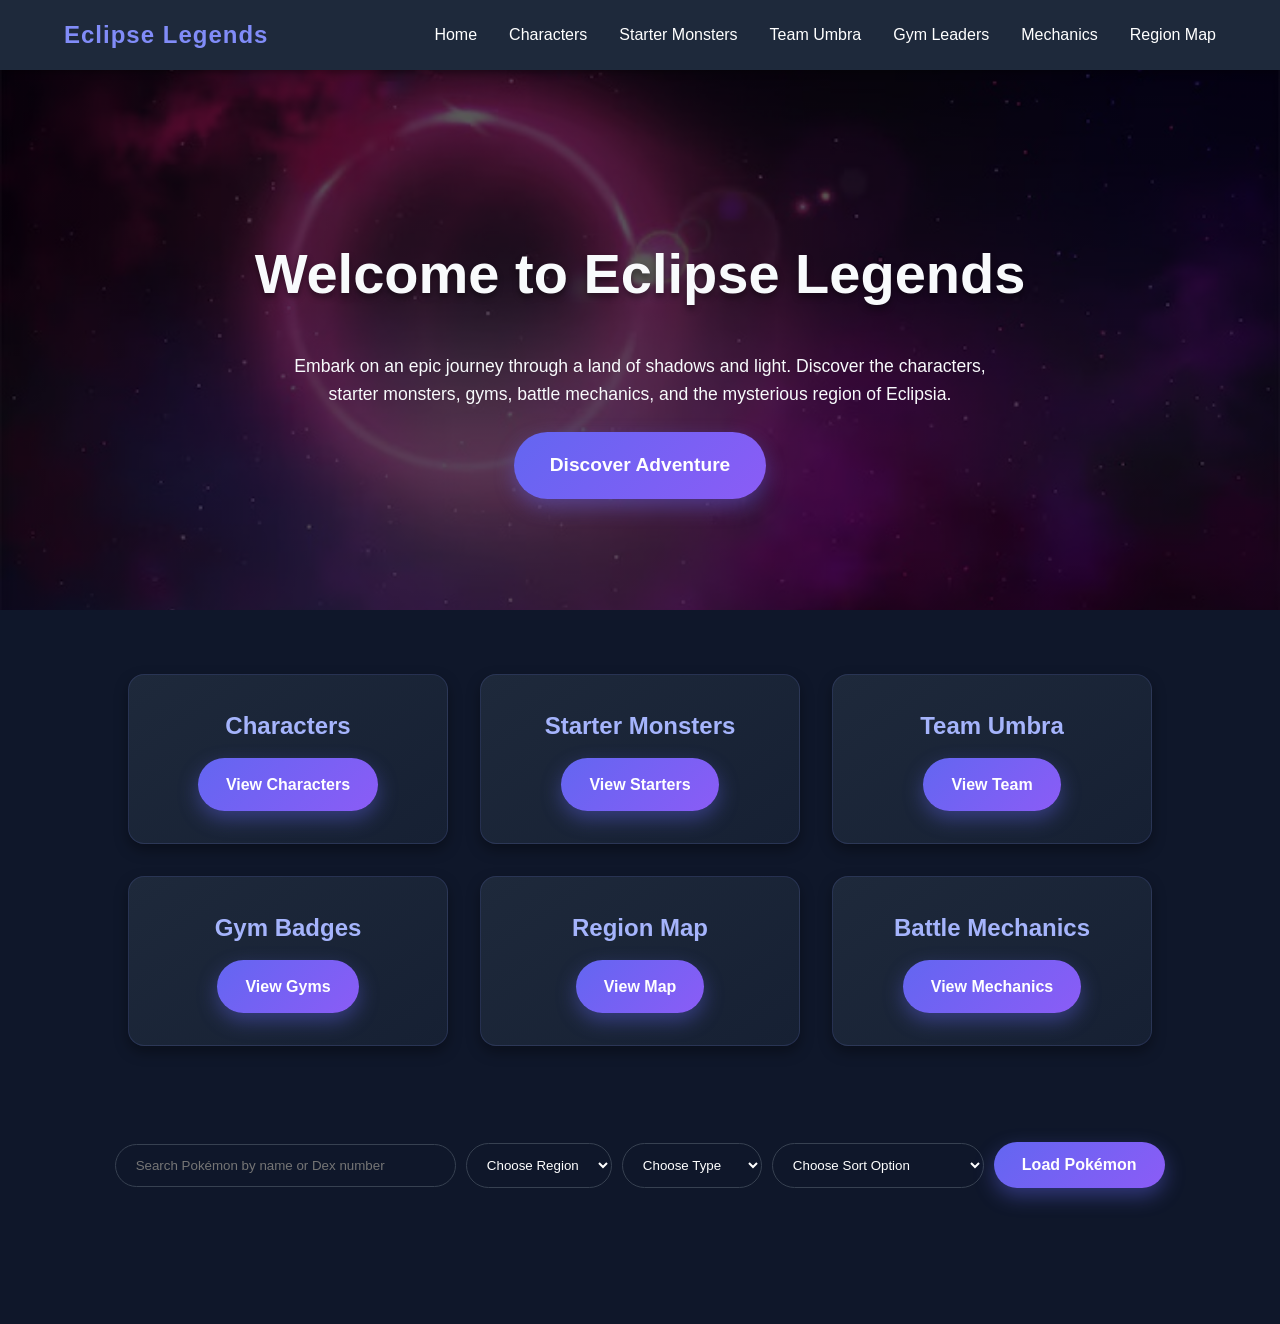
<file: index.html>
<!DOCTYPE html>
<html lang="en">

<head>
    <meta charset="UTF-8">
    <meta name="viewport" content="width=device-width, initial-scale=1.0">
    <title>Eclipse Legends</title>
    <link rel="stylesheet" href="style.css">
</head>

<body>

    <nav>
        <div class="logo">Eclipse Legends</div>
        <ul class="menu">
            <li><a href="index.html">Home</a></li>
            <li><a href="pages/characters.html">Characters</a></li>
            <li><a href="pages/starters.html">Starter Monsters</a></li>
            <li><a href="pages/team.html">Team Umbra</a></li>
            <li><a href="pages/gyms.html">Gym Leaders</a></li>
            <li><a href="pages/mechanics.html">Mechanics</a></li>
            <li><a href="pages/map.html">Region Map</a></li>
        </ul>
    </nav>

    <main>
        <section class="hero">
            <h1>Welcome to Eclipse Legends</h1>
            <p>
                Embark on an epic journey through a land of shadows and light.
                Discover the characters, starter monsters, gyms, battle mechanics,
                and the mysterious region of Eclipsia.
            </p>
            <a href="pages/map.html" class="btn">Discover Adventure</a>
        </section>

        <section class="features-grid">

            <div class="card">
                <h2>Characters</h2>
                <a href="pages/characters.html" class="btn">View Characters</a>
            </div>

            <div class="card">
                <h2>Starter Monsters</h2>
                <a href="pages/starters.html" class="btn">View Starters</a>
            </div>

            <div class="card">
                <h2>Team Umbra</h2>
                <a href="pages/team.html" class="btn">View Team</a>
            </div>

            <div class="card">
                <h2>Gym Badges</h2>
                <a href="pages/gyms.html" class="btn">View Gyms</a>
            </div>

            <div class="card">
                <h2>Region Map</h2>
                <a href="pages/map.html" class="btn">View Map</a>
            </div>

            <div class="card">
                <h2>Battle Mechanics</h2>
                <a href="pages/mechanics.html" class="btn">View Mechanics</a>
            </div>

        </section>

        <section class="search-area">
            <input type="text" id="searchInput" placeholder="Search Pokémon by name or Dex number">

            <select id="regionFilter">
                <option value="Choose">Choose Region</option>
                <option value="kanto">Kanto</option>
                <option value="johto">Johto</option>
                <option value="hoenn">Hoenn</option>
                <option value="sinnoh">Sinnoh</option>
                <option value="unova">Unova</option>
                <option value="kalos">Kalos</option>
                <option value="alola">Alola</option>
                <option value="galar">Galar</option>
                <option value="paldea">Paldea</option>
                <option value="all">All Regions</option>
                <option value="None">None</option>
            </select>

            <select id="typeFilter">
                <option value="Choose">Choose Type</option>
                <option value="normal">Normal</option>
                <option value="fire">Fire</option>
                <option value="water">Water</option>
                <option value="grass">Grass</option>
                <option value="electric">Electric</option>
                <option value="ice">Ice</option>
                <option value="fighting">Fighting</option>
                <option value="poison">Poison</option>
                <option value="ground">Ground</option>
                <option value="flying">Flying</option>
                <option value="psychic">Psychic</option>
                <option value="bug">Bug</option>
                <option value="rock">Rock</option>
                <option value="ghost">Ghost</option>
                <option value="dragon">Dragon</option>
                <option value="dark">Dark</option>
                <option value="steel">Steel</option>
                <option value="fairy">Fairy</option>
                <option value="all">All Types</option>
                <option value="None">None</option>
            </select>

            <select id="sortOption">
                <option value="Choose">Choose Sort Option</option>
                <option value="az">Sort A-Z</option>
                <option value="za">Sort Z-A</option>
                <option value="dex-asc">Dex Number (Low to High)</option>
                <option value="dex-desc">Dex Number (High to Low)</option>
                <option value="None">None</option>
            </select>

            <button id="loadBtn">Load Pokémon</button>
        </section>

        <section id="displayData" class="data-container">
            <!-- Pokémon cards will appear here -->
        </section>
    </main>

    <script src="script.js"></script>
</body>

</html>
</file>
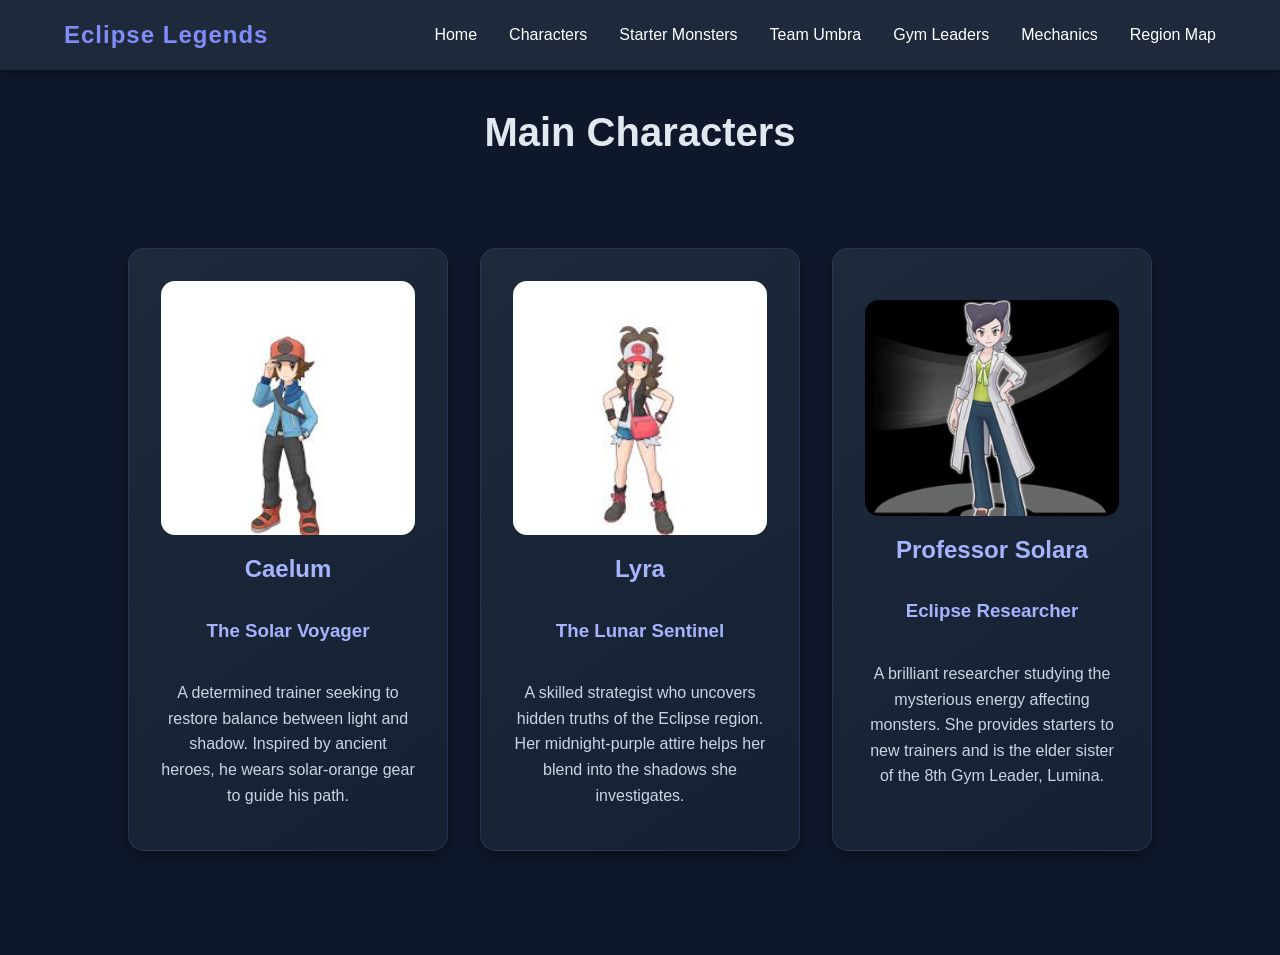
<file: pages/characters.html>
<!DOCTYPE html>
<html lang="en">

<head>
    <meta charset="UTF-8">
    <meta name="viewport" content="width=device-width, initial-scale=1.0">
    <title>Characters | Eclipse Legends</title>
    <link rel="stylesheet" href="../style.css">
</head>

<body>

    <nav>
        <div class="logo">Eclipse Legends</div>
        <ul class="menu">
            <li><a href="../index.html">Home</a></li>
            <li><a href="characters.html">Characters</a></li>
            <li><a href="starters.html">Starter Monsters</a></li>
            <li><a href="team.html">Team Umbra</a></li>
            <li><a href="gyms.html">Gym Leaders</a></li>
            <li><a href="mechanics.html">Mechanics</a></li>
            <li><a href="map.html">Region Map</a></li>
        </ul>
    </nav>

    <main>
        <h1 class="page-title">Main Characters</h1>

        <section class="features-grid">

            <!-- Male Protagonist (Hilbert-inspired silhouette) -->
            <div class="card character-card">
                <img src="../assets/images/characters/caelum.png" alt="Caelum">
                <h2>Caelum</h2>
                <h3><strong>The Solar Voyager</strong></h3>
                <p>
                    A determined trainer seeking to restore balance between light and shadow.
                    Inspired by ancient heroes, he wears solar-orange gear to guide his path.
                </p>
            </div>

            <!-- Female Protagonist (Hilda-inspired silhouette) -->
            <div class="card character-card">
                <img src="../assets/images/characters/lyra.png" alt="Lyra">
                <h2>Lyra</h2>
                <h3><strong>The Lunar Sentinel</strong></h3>
                <p>
                    A skilled strategist who uncovers hidden truths of the Eclipse region. Her midnight-purple attire
                    helps her blend into the shadows she investigates.
                </p>
            </div>

            <!-- The Mentor -->
            <div class="card character-card">
                <img src="../assets/images/characters/solara.png" alt="Professor Solara">
                <h2>Professor Solara</h2>
                <h3><strong>Eclipse Researcher</strong></h3>
                <p>
                    A brilliant researcher studying the mysterious energy affecting monsters. She provides starters to
                    new trainers and is the elder sister of the 8th Gym Leader, Lumina.
                </p>
            </div>

        </section>
    </main>

</body>

</html>
</file>
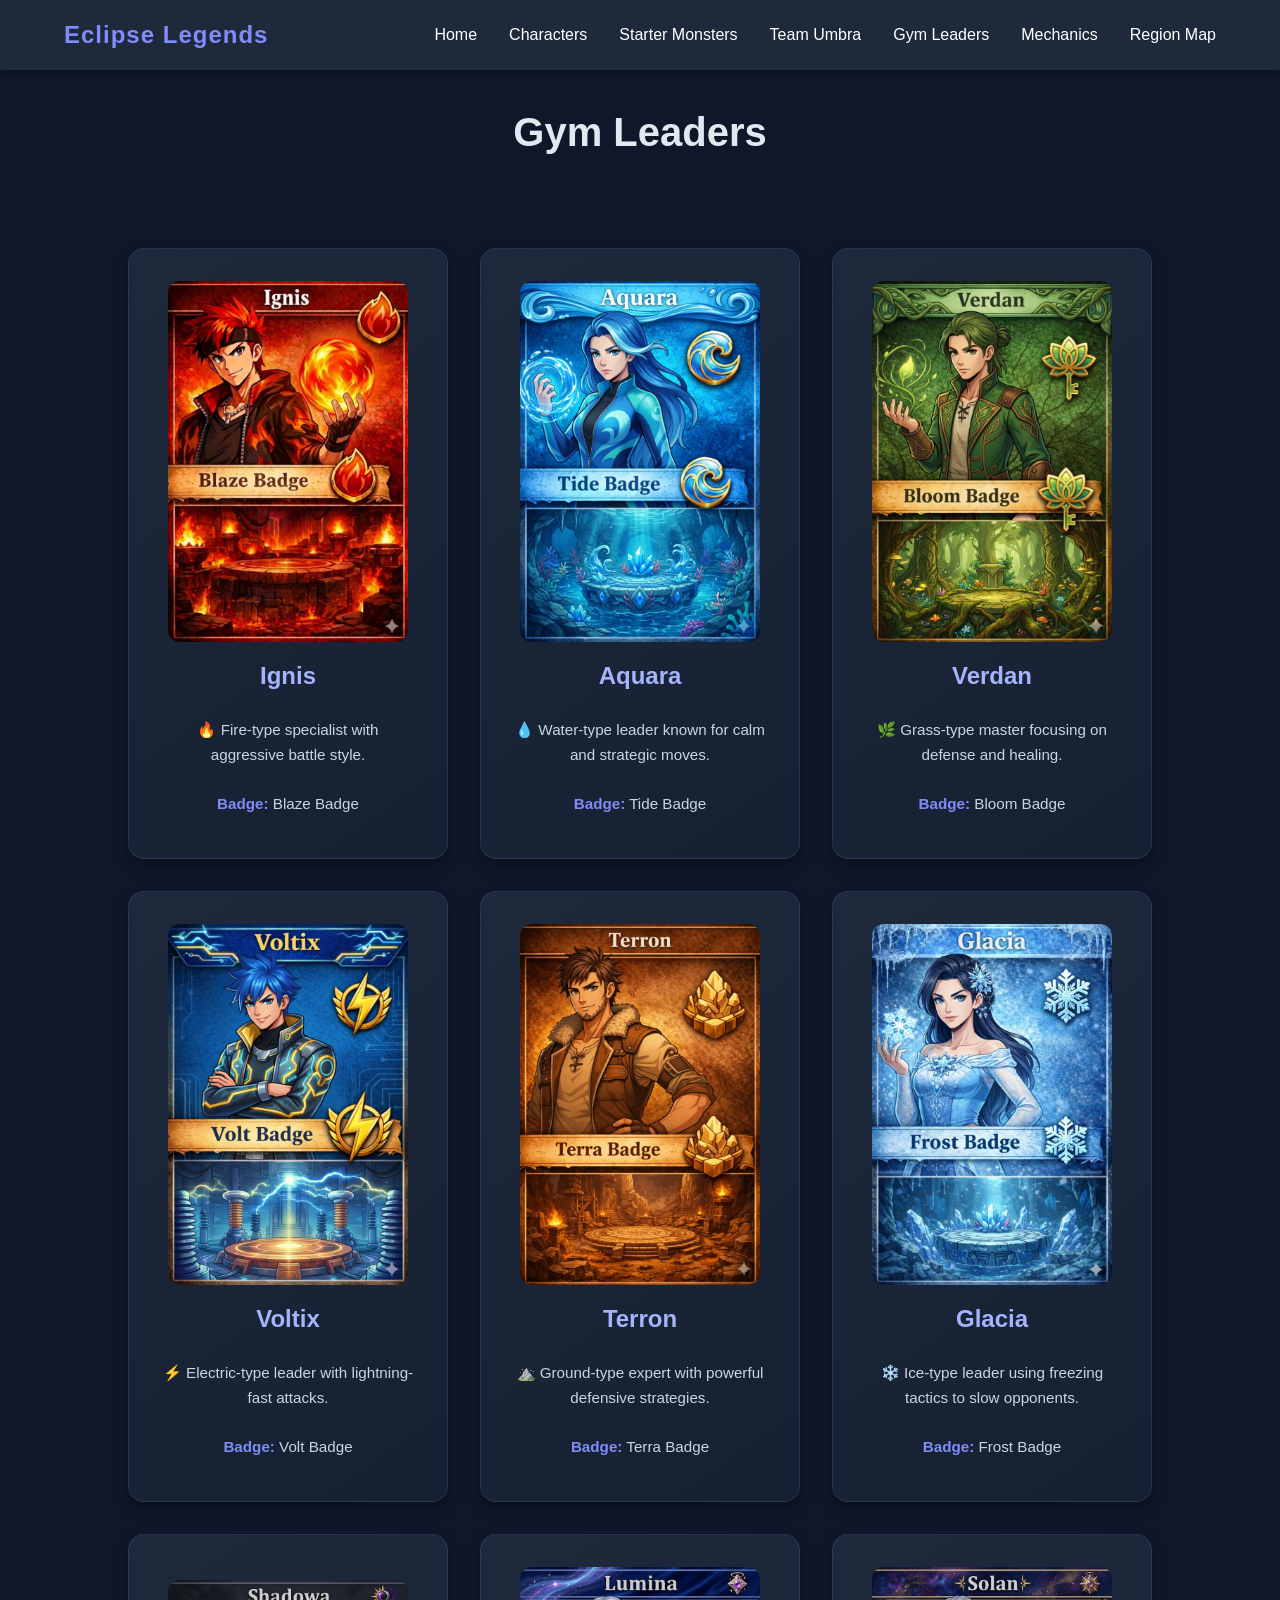
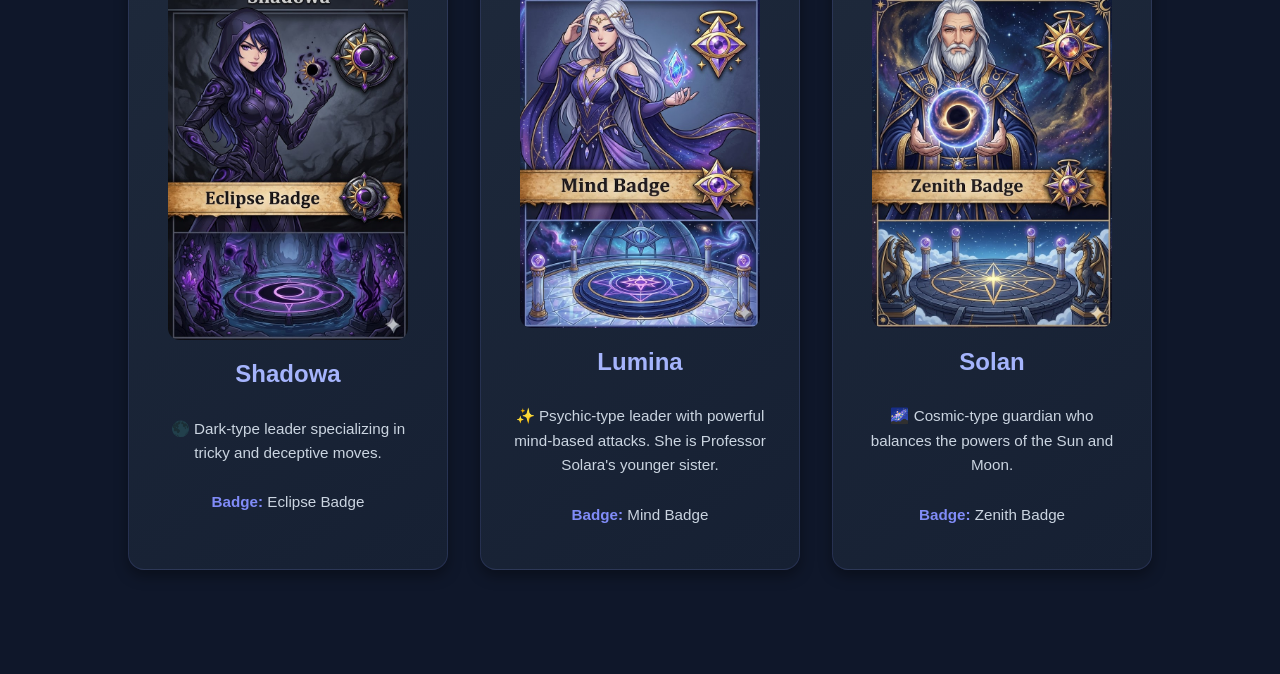
<file: pages/gyms.html>
<!DOCTYPE html>
<html lang="en">

<head>
    <meta charset="UTF-8">
    <meta name="viewport" content="width=device-width, initial-scale=1.0">
    <title>Gym Leaders</title>
    <link rel="stylesheet" href="../style.css">
</head>

<body>

    <nav>
        <div class="logo">Eclipse Legends</div>
        <ul class="menu">
            <li><a href="../index.html">Home</a></li>
            <li><a href="characters.html">Characters</a></li>
            <li><a href="starters.html">Starter Monsters</a></li>
            <li><a href="team.html">Team Umbra</a></li>
            <li><a href="gyms.html">Gym Leaders</a></li>
            <li><a href="mechanics.html">Mechanics</a></li>
            <li><a href="map.html">Region Map</a></li>
        </ul>
    </nav>

    <main>
        <h1 class="page-title">Gym Leaders</h1>

        <section class="features-grid">

            <div class="card gym-card">
                <img src="../assets/images/gyms/ignis.png" alt="Ignis">
                <h2>Ignis</h2>
                <p>🔥 Fire-type specialist with aggressive battle style.</p>
                <p><strong>Badge:</strong> Blaze Badge</p>
            </div>

            <div class="card gym-card">
                <img src="../assets/images/gyms/aquara.png" alt="Aquara">
                <h2>Aquara</h2>
                <p>💧 Water-type leader known for calm and strategic moves.</p>
                <p><strong>Badge:</strong> Tide Badge</p>
            </div>

            <div class="card gym-card">
                <img src="../assets/images/gyms/verdan.png" alt="Verdan">
                <h2>Verdan</h2>
                <p>🌿 Grass-type master focusing on defense and healing.</p>
                <p><strong>Badge:</strong> Bloom Badge</p>
            </div>

            <div class="card gym-card">
                <img src="../assets/images/gyms/voltix.png" alt="Voltix">
                <h2>Voltix</h2>
                <p>⚡ Electric-type leader with lightning-fast attacks.</p>
                <p><strong>Badge:</strong> Volt Badge</p>
            </div>

            <div class="card gym-card">
                <img src="../assets/images/gyms/terron.png" alt="Terron">
                <h2>Terron</h2>
                <p>⛰️ Ground-type expert with powerful defensive strategies.</p>
                <p><strong>Badge:</strong> Terra Badge</p>
            </div>

            <div class="card gym-card">
                <img src="../assets/images/gyms/glacia.png" alt="Glacia">
                <h2>Glacia</h2>
                <p>❄️ Ice-type leader using freezing tactics to slow opponents.</p>
                <p><strong>Badge:</strong> Frost Badge</p>
            </div>

            <div class="card gym-card">
                <img src="../assets/images/gyms/shadowa.png" alt="Shadowa">
                <h2>Shadowa</h2>
                <p>🌑 Dark-type leader specializing in tricky and deceptive moves.</p>
                <p><strong>Badge:</strong> Eclipse Badge</p>
            </div>

            <div class="card gym-card">
                <img src="../assets/images/gyms/lumina.png" alt="Lumina">
                <h2>Lumina</h2>
                <p>✨ Psychic-type leader with powerful mind-based attacks. She is Professor Solara's younger sister.</p>
                <p><strong>Badge:</strong> Mind Badge</p>
            </div>

            <div class="card gym-card">
                <img src="../assets/images/gyms/solan.png" alt="Solan">
                <h2>Solan</h2>
                <p>🌌 Cosmic-type guardian who balances the powers of the Sun and Moon.</p>
                <p><strong>Badge:</strong> Zenith Badge</p>
            </div>

        </section>
    </main>

</body>

</html>
</file>
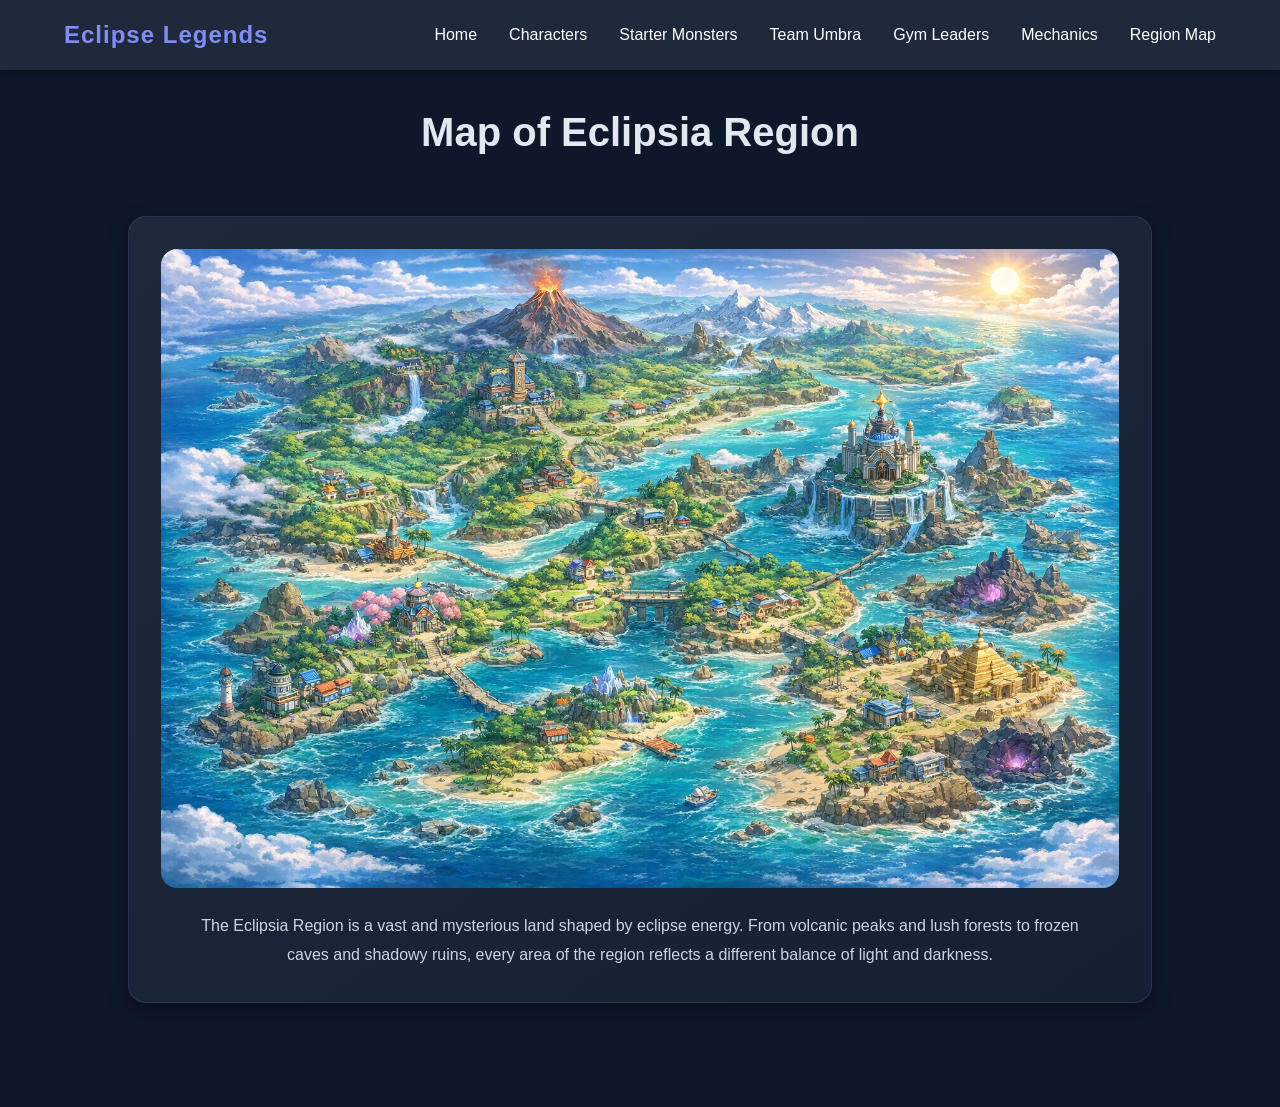
<file: pages/map.html>
<!DOCTYPE html>
<html lang="en">

<head>
    <meta charset="UTF-8">
    <meta name="viewport" content="width=device-width, initial-scale=1.0">
    <title>Region Map | Eclipse Legends</title>
    <link rel="stylesheet" href="../style.css">
</head>

<body>

    <nav>
        <div class="logo">Eclipse Legends</div>
        <ul class="menu">
            <li><a href="../index.html">Home</a></li>
            <li><a href="characters.html">Characters</a></li>
            <li><a href="starters.html">Starter Monsters</a></li>
            <li><a href="team.html">Team Umbra</a></li>
            <li><a href="gyms.html">Gym Leaders</a></li>
            <li><a href="mechanics.html">Mechanics</a></li>
            <li><a href="map.html">Region Map</a></li>
        </ul>
    </nav>

    <main>
        <h1 class="page-title">Map of Eclipsia Region</h1>

        <section class="map-section">
            <div class="map-card">
                <img src="../assets/icons/Map_of_Eclipsia_Region.png" alt="Map of Eclipsia Region" class="region-map">
                <p class="map-description">
                    The Eclipsia Region is a vast and mysterious land shaped by eclipse energy.
                    From volcanic peaks and lush forests to frozen caves and shadowy ruins,
                    every area of the region reflects a different balance of light and darkness.
                </p>
            </div>
        </section>
    </main>

</body>

</html>
</file>
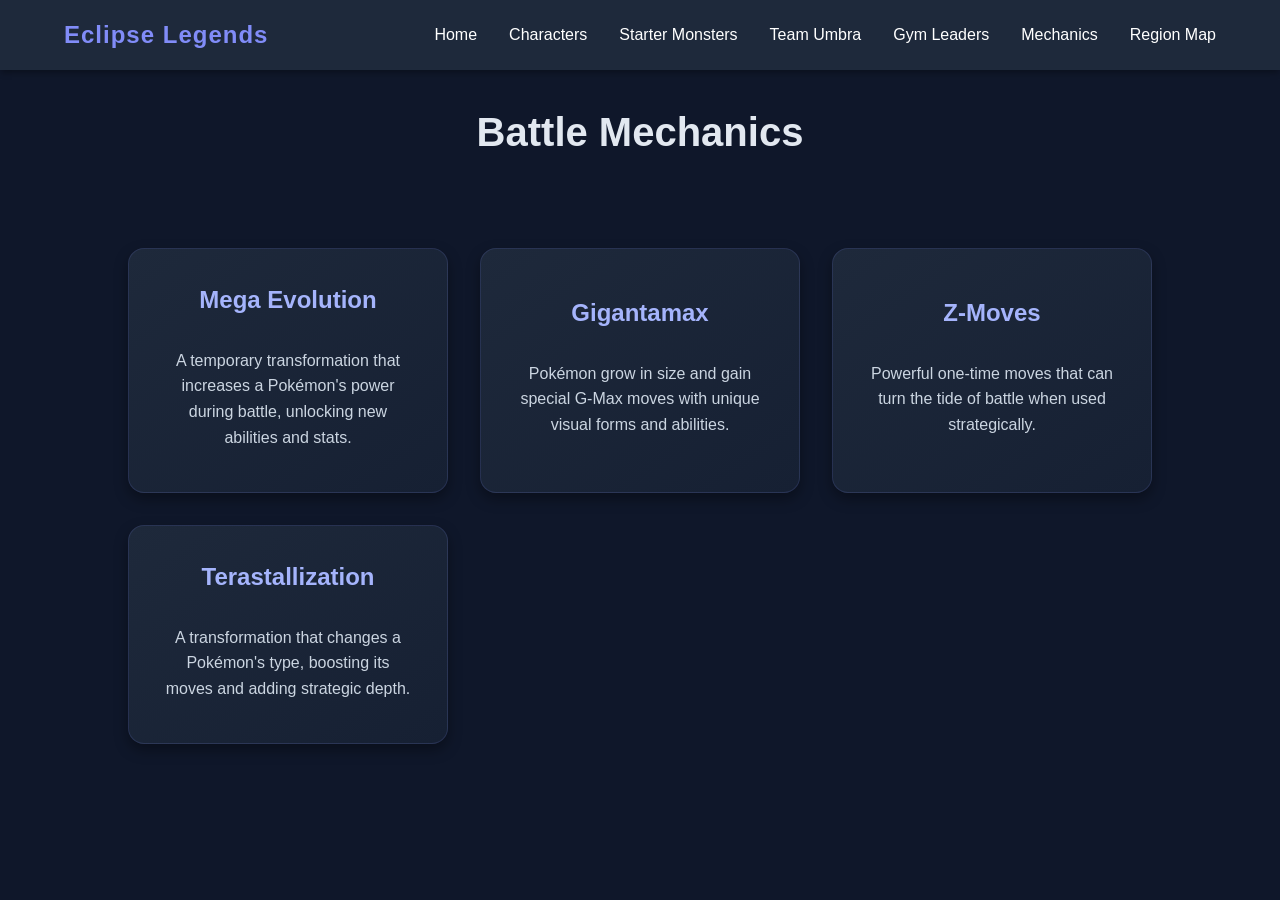
<file: pages/mechanics.html>
<!DOCTYPE html>
<html lang="en">

<head>
    <meta charset="UTF-8">
    <meta name="viewport" content="width=device-width, initial-scale=1.0">
    <title>Battle Mechanics</title>
    <link rel="stylesheet" href="../style.css">
</head>

<body>

    <nav>
        <div class="logo">Eclipse Legends</div>
        <ul class="menu">
            <li><a href="../index.html">Home</a></li>
            <li><a href="characters.html">Characters</a></li>
            <li><a href="starters.html">Starter Monsters</a></li>
            <li><a href="team.html">Team Umbra</a></li>
            <li><a href="gyms.html">Gym Leaders</a></li>
            <li><a href="mechanics.html">Mechanics</a></li>
            <li><a href="map.html">Region Map</a></li>
        </ul>
    </nav>

    <main>
        <h1 class="page-title">Battle Mechanics</h1>

        <section class="features-grid mechanics-grid">
            <div class="card">
                <h2>Mega Evolution</h2>
                <p>
                    A temporary transformation that increases a Pokémon's power
                    during battle, unlocking new abilities and stats.
                </p>
            </div>

            <div class="card">
                <h2>Gigantamax</h2>
                <p>
                    Pokémon grow in size and gain special G-Max moves
                    with unique visual forms and abilities.
                </p>
            </div>

            <div class="card">
                <h2>Z-Moves</h2>
                <p>
                    Powerful one-time moves that can turn the tide of battle
                    when used strategically.
                </p>
            </div>

            <div class="card">
                <h2>Terastallization</h2>
                <p>
                    A transformation that changes a Pokémon's type,
                    boosting its moves and adding strategic depth.
                </p>
            </div>
        </section>
    </main>

</body>

</html>
</file>
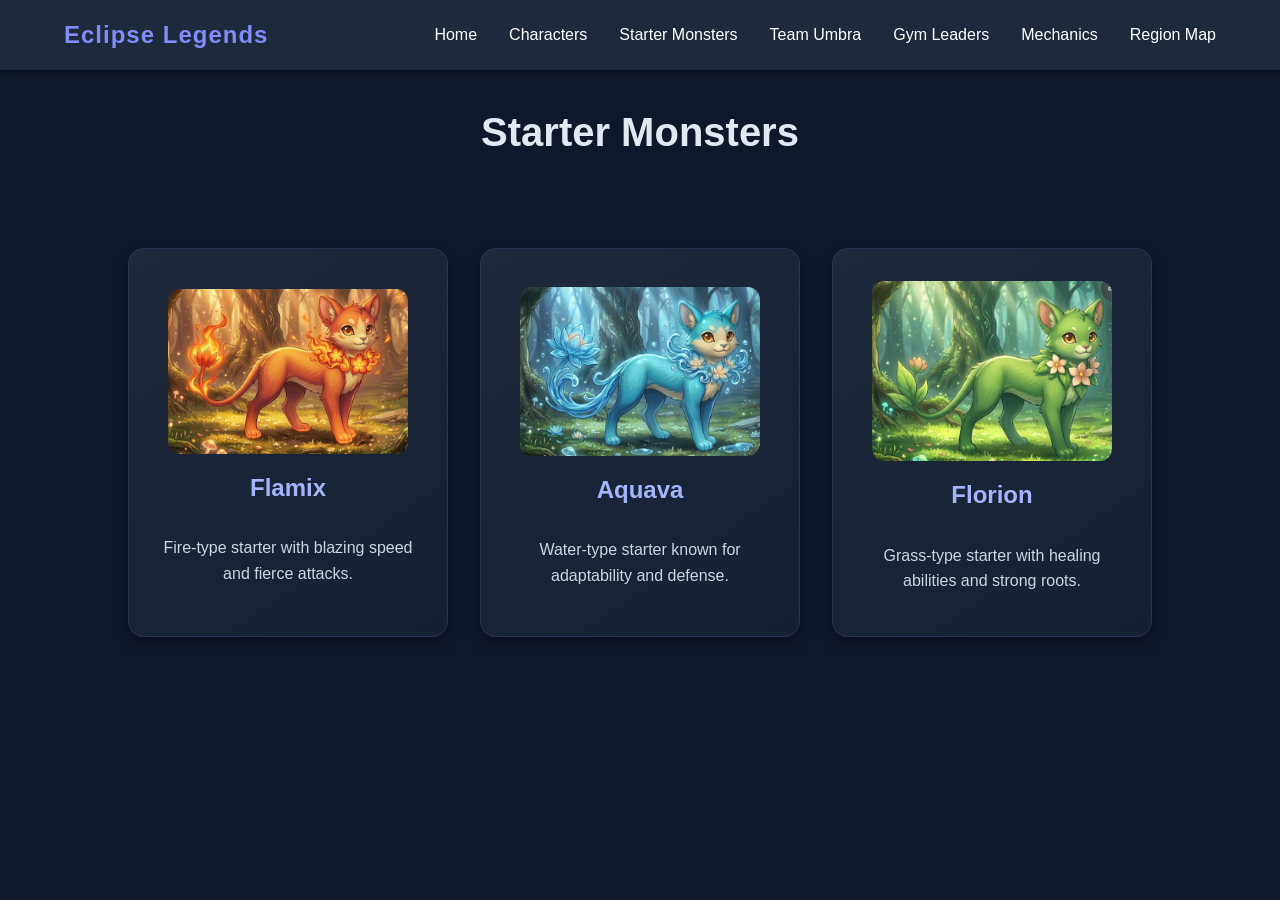
<file: pages/starters.html>
<!DOCTYPE html>
<html lang="en">

<head>
    <meta charset="UTF-8">
    <meta name="viewport" content="width=device-width, initial-scale=1.0">
    <title>Starter Monsters</title>
    <link rel="stylesheet" href="../style.css">
</head>

<body>

    <nav>
        <div class="logo">Eclipse Legends</div>
        <ul class="menu">
            <li><a href="../index.html">Home</a></li>
            <li><a href="characters.html">Characters</a></li>
            <li><a href="starters.html">Starter Monsters</a></li>
            <li><a href="team.html">Team Umbra</a></li>
            <li><a href="gyms.html">Gym Leaders</a></li>
            <li><a href="mechanics.html">Mechanics</a></li>
            <li><a href="map.html">Region Map</a></li>
        </ul>
    </nav>

    <main>
        <h1 class="page-title">Starter Monsters</h1>

        <section class="features-grid">

            <div class="card">
                <img src="../assets/images/flamix.png" alt="Flamix">
                <h2>Flamix</h2>
                <p>Fire-type starter with blazing speed and fierce attacks.</p>
            </div>

            <div class="card">
                <img src="../assets/images/aquava.png" alt="Aquava">
                <h2>Aquava</h2>
                <p>Water-type starter known for adaptability and defense.</p>
            </div>

            <div class="card">
                <img src="../assets/images/florion.png" alt="Florion">
                <h2>Florion</h2>
                <p>Grass-type starter with healing abilities and strong roots.</p>
            </div>

        </section>
    </main>

</body>

</html>
</file>
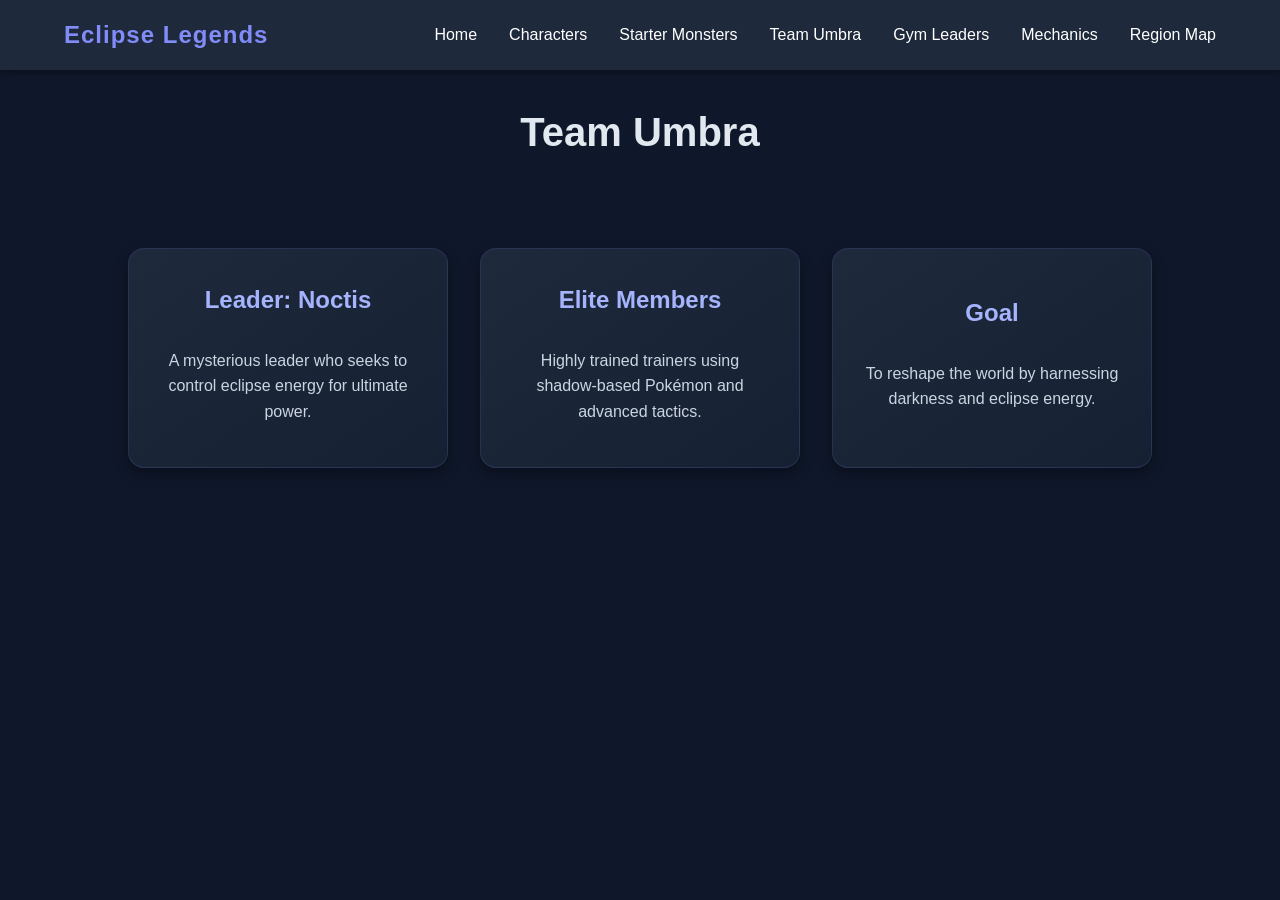
<file: pages/team.html>
<!DOCTYPE html>
<html lang="en">

<head>
    <meta charset="UTF-8">
    <meta name="viewport" content="width=device-width, initial-scale=1.0">
    <title>Team Umbra</title>
    <link rel="stylesheet" href="../style.css">
</head>

<body>

    <nav>
        <div class="logo">Eclipse Legends</div>
        <ul class="menu">
            <li><a href="../index.html">Home</a></li>
            <li><a href="characters.html">Characters</a></li>
            <li><a href="starters.html">Starter Monsters</a></li>
            <li><a href="team.html">Team Umbra</a></li>
            <li><a href="gyms.html">Gym Leaders</a></li>
            <li><a href="mechanics.html">Mechanics</a></li>
            <li><a href="map.html">Region Map</a></li>
        </ul>
    </nav>

    <main>
        <h1 class="page-title">Team Umbra</h1>

        <section class="features-grid">

            <div class="card">
                <h2>Leader: Noctis</h2>
                <p>
                    A mysterious leader who seeks to control eclipse energy for ultimate power.
                </p>
            </div>

            <div class="card">
                <h2>Elite Members</h2>
                <p>
                    Highly trained trainers using shadow-based Pokémon and advanced tactics.
                </p>
            </div>

            <div class="card">
                <h2>Goal</h2>
                <p>
                    To reshape the world by harnessing darkness and eclipse energy.
                </p>
            </div>

        </section>
    </main>

</body>

</html>
</file>
<file: style.css>
body {
    margin: 0;
    padding: 0;
    font-family: 'Segoe UI', Tahoma, Geneva, Verdana, sans-serif;
    background-color: #0f172a;
    color: #f8fafc;
    line-height: 1.6;
}

nav {
    display: flex;
    align-items: center;
    justify-content: space-between;
    background-color: #1e293b;
    padding: 1rem 5%;
    position: sticky;
    top: 0;
    z-index: 1000;
    box-shadow: 0px 4px 6px -1px rgba(0, 0, 0, 0.3);
}

.logo {
    font-size: 1.5rem;
    font-weight: bold;
    letter-spacing: 1px;
    color: #818cf8;
}

.menu {
    display: flex;
    list-style: none;
    gap: 2rem;
    margin: 0;
    padding: 0;
}

.menu li a {
    text-decoration: none;
    color: white;
    font-weight: 500;
    transition: color 0.3s;
}

.menu li a:hover {
    color: #818cf8;
}

.hero {
    height: 60vh;
    background: linear-gradient(rgba(0, 0, 0, 0.65), rgba(0, 0, 0, 0.65)),
        url('assets/images/Eclipse_Based_Image.jpg') center/cover no-repeat;
    display: flex;
    flex-direction: column;
    align-items: center;
    justify-content: center;
    text-align: center;
    padding: 0 20px;
}

.hero h1 {
    font-size: 3.5rem;
    margin-bottom: 1rem;
    text-shadow: 0 4px 6px rgba(0, 0, 0, 0.4);
}

.hero p {
    max-width: 700px;
    font-size: 1.1rem;
    margin-bottom: 1.5rem;
}

.features-grid {
    display: grid;
    grid-template-columns: repeat(auto-fit, minmax(280px, 1fr));
    gap: 2rem;
    padding: 4rem 10%;
}

.card {
    background: linear-gradient(145deg, #1e293b, #162033);
    padding: 2rem;
    border-radius: 16px;
    text-align: center;
    box-shadow: 0px 6px 14px rgba(0, 0, 0, 0.35);
    transition: transform 0.3s, box-shadow 0.3s;
    border: 1px solid rgba(129, 140, 248, 0.15);
    display: flex;
    flex-direction: column;
    align-items: center;
    justify-content: center;
}

.card:hover {
    transform: translateY(-10px) scale(1.02);
    box-shadow: 0px 10px 20px rgba(129, 140, 248, 0.35);
}

.card h2 {
    margin-top: 0;
    margin-bottom: 12px;
    color: #a5b4fc;
}

.card strong {
    color: #818cf8;
}

.card p {
    margin-bottom: 10px;
    color: #cbd5e1;
}

.card img {
    width: 100%;
    max-width: 240px;
    height: auto;
    border-radius: 12px;
    margin-bottom: 15px;
    display: block;
    margin-left: auto;
    margin-right: auto;
}

button,
.btn {
    display: inline-block;
    padding: 14px 28px;
    border-radius: 50px;
    border: none;
    cursor: pointer;
    font-weight: 600;
    font-size: 1rem;
    color: white;
    text-decoration: none;
    background: linear-gradient(135deg, #6366f1, #8b5cf6);
    box-shadow: 0 8px 20px rgba(99, 102, 241, 0.4);
    transition: all 0.3s ease;
}

button:hover,
.btn:hover {
    transform: translateY(-3px) scale(1.03);
    box-shadow: 0 12px 25px rgba(139, 92, 246, 0.6);
}

button:active,
.btn:active {
    transform: scale(0.96);
    box-shadow: 0 5px 15px rgba(99, 102, 241, 0.4);
}

.hero button,
.hero .btn {
    font-size: 1.2rem;
    padding: 18px 36px;
}

.search-area {
    display: flex;
    align-items: center;
    justify-content: center;
    gap: 10px;
    padding: 2rem;
    flex-wrap: wrap;
}

#searchInput {
    width: 300px;
    max-width: 90%;
    padding: 0.8rem 1.2rem;
    border-radius: 50px;
    border: 1px solid #374151;
    background-color: #0f172a;
    color: white;
    outline: none;
}

#searchInput:focus {
    border-color: #818cf8;
    box-shadow: 0 0 10px rgba(129, 140, 248, 0.25);
}

#regionFilter,
#typeFilter,
#sortOption {
    padding: 0.8rem 1rem;
    border-radius: 50px;
    border: 1px solid #374151;
    background-color: #0f172a;
    color: white;
    outline: none;
    min-width: 140px;
}

#regionFilter:hover,
#typeFilter:hover,
#sortOption:hover {
    border-color: #818cf8;
}

#regionFilter:focus,
#typeFilter:focus,
#sortOption:focus {
    border-color: #818cf8;
    box-shadow: 0 0 10px rgba(129, 140, 248, 0.25);
}

.data-container {
    display: flex;
    justify-content: center;
    align-items: stretch;
    padding: 2rem;
    flex-wrap: wrap;
    gap: 1.5rem;
}

.pokemon-card {
    background: linear-gradient(145deg, #1e293b, #0f172a);
    padding: 1.5rem;
    border-radius: 20px;
    text-align: center;
    border: 1px solid rgba(129, 140, 248, 0.2);
    box-shadow: 0 10px 25px rgba(0, 0, 0, 0.5);
    transition: transform 0.3s ease, box-shadow 0.3s ease;
    width: 260px;
    max-width: 100%;
}

.pokemon-card:hover {
    transform: translateY(-10px) scale(1.05);
    box-shadow: 0 20px 40px rgba(129, 140, 248, 0.4);
}

.pokemon-card img {
    width: 120px;
    height: 120px;
    transition: transform 0.3s ease;
    display: block;
    margin: 0 auto 10px;
}

.pokemon-card:hover img {
    transform: scale(1.1);
}

.pokemon-card h2 {
    text-transform: capitalize;
    font-size: 1.5rem;
    margin: 10px 0;
    letter-spacing: 1px;
    color: #f8fafc;
}

.dex-number {
    margin: 6px 0 4px;
    font-size: 0.95rem;
    color: #cbd5e1;
    font-weight: 600;
}

.region-name {
    margin: 0 0 10px;
    font-size: 0.9rem;
    color: #94a3b8;
    font-weight: 500;
    text-transform: capitalize;
}

.type-container {
    display: flex;
    justify-content: center;
    gap: 8px;
    margin-top: 10px;
    flex-wrap: wrap;
}

.type-badge {
    padding: 5px 12px;
    border-radius: 20px;
    font-size: 0.8rem;
    font-weight: bold;
    text-transform: capitalize;
    box-shadow: 0 0 10px rgba(255, 255, 255, 0.15);
}

.page-title {
    text-align: center;
    margin-top: 30px;
    margin-bottom: 20px;
    font-size: 2.5rem;
    color: #e2e8f0;
}

main {
    padding-bottom: 40px;
}

/* Gym page */
.gym-card {
    overflow: hidden;
}

.gym-card img {
    width: 100%;
    height: auto;
    border-radius: 12px;
    margin-bottom: 15px;
    display: block;
}

.gym-card h2 {
    font-size: 1.5rem;
    margin-bottom: 8px;
}

.gym-card p {
    font-size: 0.95rem;
    color: #cbd5e1;
}

/* Characters page */
.character-card img {
    width: 100%;
    max-width: 260px;
    height: auto;
    border-radius: 14px;
    margin: 0 auto 15px;
    display: block;
}

.character-card h2 {
    margin-bottom: 8px;
}

.character-card strong {
    color: #a5b4fc;
}

/* Map page */
.map-section {
    display: flex;
    justify-content: center;
    padding: 2rem 10% 4rem;
}

.map-card {
    background: linear-gradient(145deg, #1e293b, #162033);
    padding: 2rem;
    border-radius: 18px;
    text-align: center;
    box-shadow: 0px 8px 20px rgba(0, 0, 0, 0.35);
    border: 1px solid rgba(129, 140, 248, 0.15);
    max-width: 1100px;
    width: 100%;
}

.region-map {
    width: 100%;
    height: auto;
    border-radius: 16px;
    display: block;
    margin: 0 auto 1.5rem;
}

.map-description {
    font-size: 1rem;
    color: #cbd5e1;
    max-width: 900px;
    margin: 0 auto;
    line-height: 1.8;
}

/* Responsive */
@media (max-width: 768px) {
    nav {
        flex-direction: column;
        gap: 1rem;
        padding: 1rem;
    }

    .menu {
        flex-wrap: wrap;
        justify-content: center;
        gap: 1rem;
    }

    .hero {
        height: auto;
        padding: 4rem 20px;
    }

    .hero h1 {
        font-size: 2.4rem;
    }

    .features-grid {
        padding: 2rem 5%;
    }

    .page-title {
        font-size: 2rem;
    }
}

@media (max-width: 480px) {
    .hero h1 {
        font-size: 2rem;
    }

    #searchInput {
        width: 100%;
    }

    .pokemon-card {
        width: 100%;
    }
}
</file>
